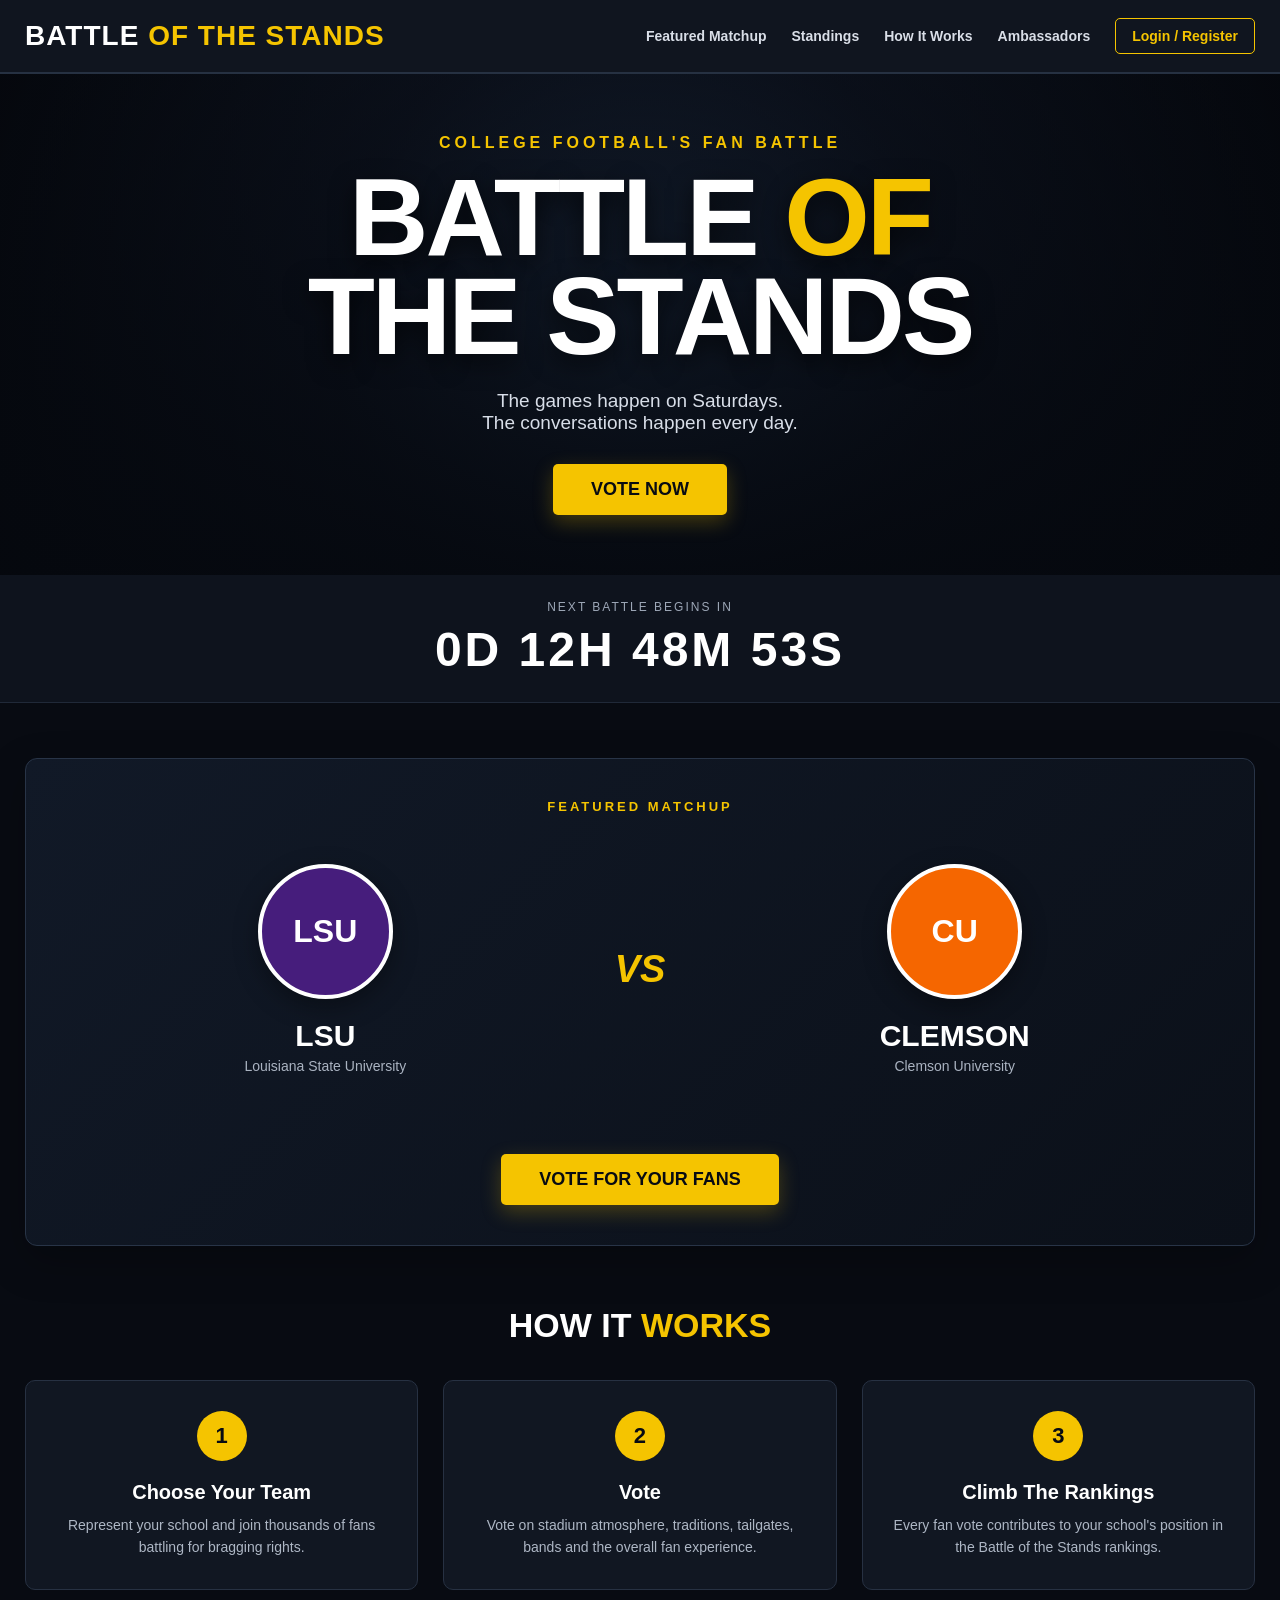
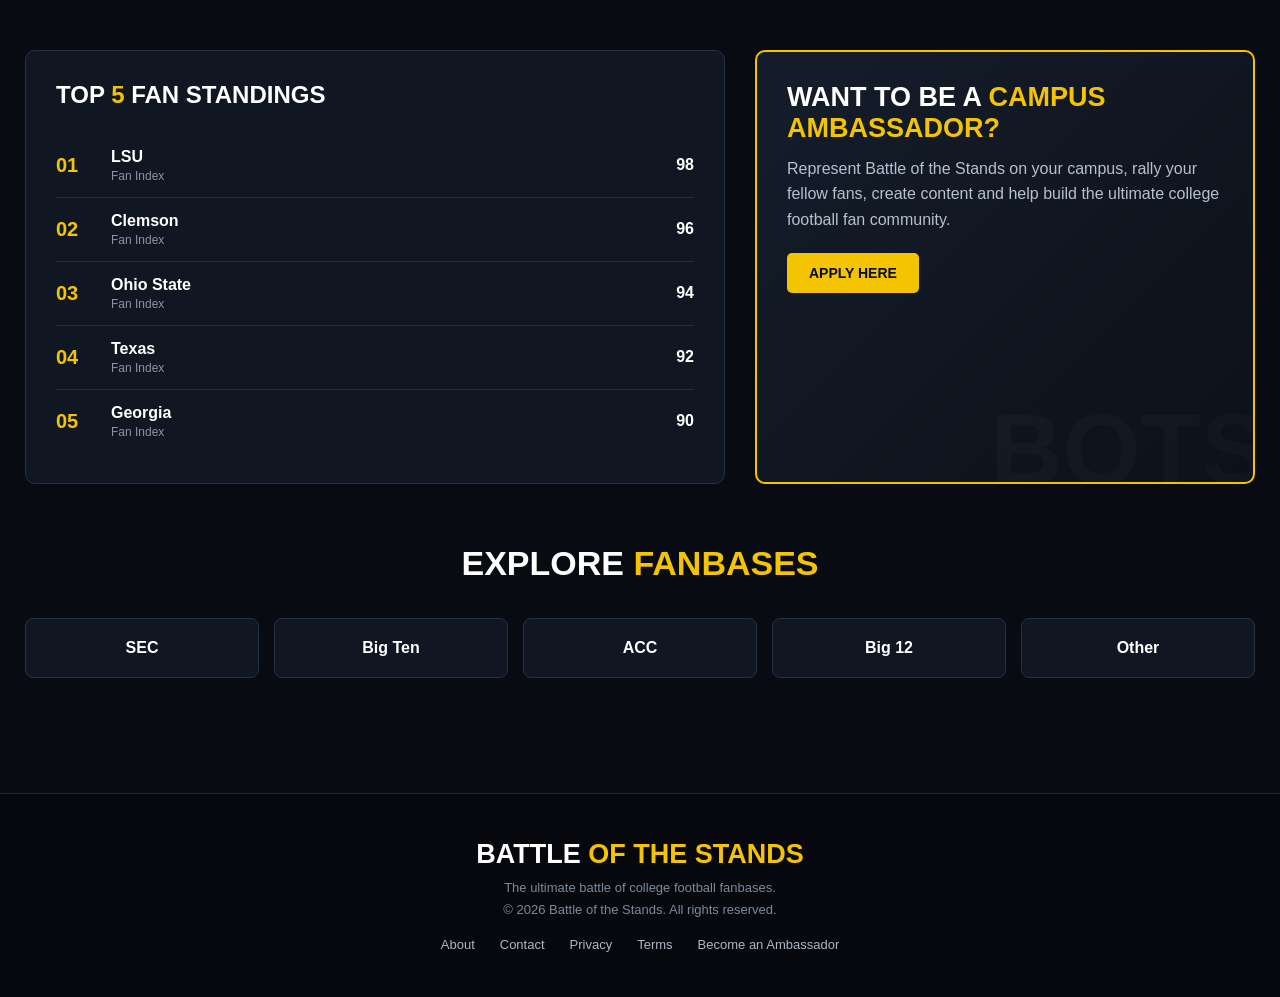
<file: BattOfTheStands/Website/home.html>
<!DOCTYPE html>
<html lang="en">
<head>
    <meta charset="UTF-8">
    <meta name="viewport" content="width=device-width, initial-scale=1.0">
    <title>Battle of the Stands</title>

    <style>
        * {
            box-sizing: border-box;
            margin: 0;
            padding: 0;
        }

        body {
            font-family: Arial, Helvetica, sans-serif;
            background: #080b12;
            color: #ffffff;
            min-height: 100vh;
        }

        a {
            color: inherit;
            text-decoration: none;
        }

        /* =========================
           HEADER
        ========================= */

        header {
            background: #10151f;
            border-bottom: 2px solid #263142;
            position: sticky;
            top: 0;
            z-index: 100;
        }

        .nav-container {
            max-width: 1400px;
            margin: auto;
            min-height: 72px;
            padding: 0 25px;
            display: flex;
            align-items: center;
            justify-content: space-between;
            gap: 25px;
        }

        .brand {
            font-size: 28px;
            font-weight: 900;
            letter-spacing: 1px;
            white-space: nowrap;
        }

        .brand span {
            color: #f5c400;
        }

        nav {
            display: flex;
            align-items: center;
            gap: 25px;
        }

        nav a {
            font-size: 14px;
            font-weight: bold;
            color: #d9dee7;
            transition: 0.2s;
        }

        nav a:hover {
            color: #f5c400;
        }

        .login-btn {
            border: 1px solid #f5c400;
            padding: 9px 16px;
            border-radius: 5px;
            color: #f5c400;
        }

        /* =========================
           HERO
        ========================= */

        .hero {
            min-height: 500px;
            position: relative;
            overflow: hidden;
            display: flex;
            align-items: center;
            justify-content: center;
            text-align: center;

            background:
                linear-gradient(
                    rgba(5, 8, 14, 0.55),
                    rgba(5, 8, 14, 0.92)
                ),
                radial-gradient(
                    circle at center,
                    #263b59 0%,
                    #111827 45%,
                    #05070c 100%
                );
        }

        .hero-content {
            width: 100%;
            max-width: 1000px;
            padding: 60px 25px;
            position: relative;
            z-index: 2;
        }

        .hero-kicker {
            color: #f5c400;
            font-size: 16px;
            font-weight: bold;
            letter-spacing: 4px;
            text-transform: uppercase;
            margin-bottom: 15px;
        }

        .hero h1 {
            font-size: clamp(55px, 9vw, 110px);
            line-height: 0.9;
            font-weight: 900;
            text-transform: uppercase;
            letter-spacing: -3px;
            text-shadow: 0 8px 25px rgba(0,0,0,0.65);
        }

        .hero h1 span {
            color: #f5c400;
        }

        .hero-subtitle {
            margin-top: 25px;
            color: #d8dee8;
            font-size: 19px;
            max-width: 700px;
            margin-left: auto;
            margin-right: auto;
        }

        .vote-btn {
            display: inline-block;
            margin-top: 30px;
            background: #f5c400;
            color: #080b12;
            font-size: 18px;
            font-weight: 900;
            padding: 15px 38px;
            border-radius: 5px;
            text-transform: uppercase;
            box-shadow: 0 7px 20px rgba(245,196,0,0.25);
            transition: 0.2s;
        }

        .vote-btn:hover {
            transform: translateY(-3px);
            box-shadow: 0 10px 25px rgba(245,196,0,0.4);
        }

        /* =========================
           COUNTDOWN
        ========================= */

        .countdown-section {
            background: #0e131d;
            border-bottom: 1px solid #202938;
            padding: 25px 20px;
            text-align: center;
        }

        .countdown-title {
            font-size: 12px;
            color: #9da7b7;
            text-transform: uppercase;
            letter-spacing: 2px;
            margin-bottom: 8px;
        }

        #countdown {
            font-size: clamp(28px, 5vw, 48px);
            font-weight: 900;
            letter-spacing: 3px;
        }

        /* =========================
           MAIN
        ========================= */

        main {
            max-width: 1400px;
            margin: auto;
            padding: 55px 25px;
        }

        .section-title {
            text-align: center;
            font-size: 34px;
            text-transform: uppercase;
            font-weight: 900;
            margin-bottom: 35px;
        }

        .section-title span {
            color: #f5c400;
        }

        /* =========================
           FEATURED MATCHUP
        ========================= */

        .featured {
            background: linear-gradient(135deg, #111927, #0b1019);
            border: 1px solid #283447;
            border-radius: 12px;
            padding: 40px;
            margin-bottom: 60px;
            box-shadow: 0 15px 40px rgba(0,0,0,0.25);
        }

        .featured-label {
            text-align: center;
            color: #f5c400;
            font-size: 13px;
            font-weight: 900;
            letter-spacing: 3px;
            text-transform: uppercase;
            margin-bottom: 30px;
        }

        .matchup {
            display: grid;
            grid-template-columns: 1fr auto 1fr;
            align-items: center;
            gap: 30px;
            text-align: center;
        }

        .team {
            padding: 20px;
        }

        .team-badge {
            width: 135px;
            height: 135px;
            margin: 0 auto 20px;
            border-radius: 50%;
            border: 4px solid #ffffff;
            display: flex;
            align-items: center;
            justify-content: center;
            font-size: 32px;
            font-weight: 900;
            background: #461d7c;
            box-shadow: 0 8px 25px rgba(0,0,0,0.35);
        }

        .team.clemson .team-badge {
            background: #f56600;
            color: #ffffff;
        }

        .team h3 {
            font-size: 30px;
            text-transform: uppercase;
        }

        .team p {
            margin-top: 5px;
            color: #aab3c1;
            font-size: 14px;
        }

        .vs {
            font-size: 38px;
            font-weight: 900;
            color: #f5c400;
            font-style: italic;
        }

        .matchup-vote {
            text-align: center;
            margin-top: 30px;
        }

        /* =========================
           HOW IT WORKS
        ========================= */

        .how-it-works {
            margin-bottom: 60px;
        }

        .steps {
            display: grid;
            grid-template-columns: repeat(3, 1fr);
            gap: 25px;
        }

        .step {
            background: #111722;
            border: 1px solid #273142;
            border-radius: 10px;
            padding: 30px;
            text-align: center;
        }

        .step-number {
            width: 50px;
            height: 50px;
            margin: 0 auto 20px;
            border-radius: 50%;
            background: #f5c400;
            color: #080b12;
            display: flex;
            align-items: center;
            justify-content: center;
            font-size: 22px;
            font-weight: 900;
        }

        .step h3 {
            font-size: 20px;
            margin-bottom: 10px;
        }

        .step p {
            color: #aeb7c5;
            line-height: 1.6;
            font-size: 14px;
        }

        /* =========================
           TWO COLUMN AREA
        ========================= */

        .content-grid {
            display: grid;
            grid-template-columns: 1.4fr 1fr;
            gap: 30px;
            margin-bottom: 60px;
        }

        .card {
            background: #111722;
            border: 1px solid #273142;
            border-radius: 10px;
            padding: 30px;
        }

        .card-title {
            font-size: 24px;
            font-weight: 900;
            text-transform: uppercase;
            margin-bottom: 25px;
        }

        .card-title span {
            color: #f5c400;
        }

        /* =========================
           STANDINGS
        ========================= */

        .standing-row {
            display: grid;
            grid-template-columns: 40px 1fr 70px;
            align-items: center;
            gap: 15px;
            padding: 14px 0;
            border-bottom: 1px solid #222c3a;
        }

        .standing-row:last-child {
            border-bottom: none;
        }

        .rank {
            color: #f5c400;
            font-size: 20px;
            font-weight: 900;
        }

        .school-name {
            font-weight: bold;
        }

        .school-record {
            color: #8994a5;
            font-size: 12px;
            margin-top: 3px;
        }

        .points {
            text-align: right;
            font-weight: 900;
        }

        /* =========================
           CAMPUS AMBASSADOR
        ========================= */

        .ambassador {
            background:
                linear-gradient(
                    135deg,
                    #151d2b,
                    #0c1119
                );
            border: 2px solid #f5c400;
            border-radius: 10px;
            padding: 30px;
            position: relative;
            overflow: hidden;
        }

        .ambassador::after {
            content: "BOTS";
            position: absolute;
            right: -15px;
            bottom: -25px;
            font-size: 100px;
            font-weight: 900;
            color: rgba(255,255,255,0.025);
            pointer-events: none;
        }

        .ambassador h2 {
            font-size: 27px;
            text-transform: uppercase;
            margin-bottom: 12px;
        }

        .ambassador h2 span {
            color: #f5c400;
        }

        .ambassador p {
            color: #b7c0ce;
            line-height: 1.6;
            margin-bottom: 20px;
        }

        .apply-btn {
            display: inline-block;
            background: #f5c400;
            color: #080b12;
            font-weight: 900;
            padding: 12px 22px;
            border-radius: 5px;
            text-transform: uppercase;
            font-size: 14px;
        }

        /* =========================
           CONFERENCES
        ========================= */

        .conference-links {
            display: grid;
            grid-template-columns: repeat(5, 1fr);
            gap: 15px;
            margin-bottom: 60px;
        }

        .conference {
            background: #111722;
            border: 1px solid #273142;
            padding: 20px 10px;
            text-align: center;
            border-radius: 8px;
            font-weight: 900;
            transition: 0.2s;
        }

        .conference:hover {
            border-color: #f5c400;
            transform: translateY(-2px);
        }

        /* =========================
           FOOTER
        ========================= */

        footer {
            background: #06080d;
            border-top: 1px solid #202938;
            padding: 45px 25px;
            text-align: center;
        }

        .footer-brand {
            font-size: 27px;
            font-weight: 900;
            margin-bottom: 10px;
        }

        .footer-brand span {
            color: #f5c400;
        }

        footer p {
            color: #7e8999;
            font-size: 13px;
            margin: 7px 0;
        }

        .footer-links {
            margin-top: 20px;
            display: flex;
            justify-content: center;
            gap: 25px;
            flex-wrap: wrap;
        }

        .footer-links a {
            color: #aeb7c4;
            font-size: 13px;
        }

        .footer-links a:hover {
            color: #f5c400;
        }

        /* =========================
           RESPONSIVE
        ========================= */

        @media (max-width: 900px) {

            nav {
                gap: 12px;
            }

            nav a:not(.login-btn) {
                display: none;
            }

            .content-grid {
                grid-template-columns: 1fr;
            }

            .conference-links {
                grid-template-columns: repeat(2, 1fr);
            }
        }

        @media (max-width: 700px) {

            .nav-container {
                min-height: 60px;
            }

            .brand {
                font-size: 22px;
            }

            .hero {
                min-height: 430px;
            }

            .matchup {
                grid-template-columns: 1fr;
                gap: 10px;
            }

            .vs {
                font-size: 28px;
            }

            .team-badge {
                width: 105px;
                height: 105px;
                font-size: 25px;
            }

            .team h3 {
                font-size: 24px;
            }

            .steps {
                grid-template-columns: 1fr;
            }

            .featured {
                padding: 25px 15px;
            }

            main {
                padding: 40px 15px;
            }
        }
    </style>
</head>

<body>

    <!-- =========================
         HEADER
    ========================== -->

    <header>
        <div class="nav-container">

            <a href="home.html" class="brand">
                BATTLE <span>OF THE STANDS</span>
            </a>

            <nav>
                <a href="#matchup">Featured Matchup</a>
                <a href="#standings">Standings</a>
                <a href="#how-it-works">How It Works</a>
                <a href="#ambassador">Ambassadors</a>
                <a href="#" class="login-btn">Login / Register</a>
            </nav>

        </div>
    </header>


    <!-- =========================
         HERO
    ========================== -->

    <section class="hero">

        <div class="hero-content">

            <div class="hero-kicker">
                College Football's Fan Battle
            </div>

            <h1>
                Battle <span>Of</span><br>
                The Stands
            </h1>

            <p class="hero-subtitle">
                The games happen on Saturdays.
                <br>
                The conversations happen every day.
            </p>

            <a href="#matchup" class="vote-btn">
                Vote Now
            </a>

        </div>

    </section>


    <!-- =========================
         COUNTDOWN
    ========================== -->

    <section class="countdown-section">

        <div class="countdown-title">
            Next Battle Begins In
        </div>

        <div id="countdown">
            Loading...
        </div>

    </section>


    <!-- =========================
         MAIN CONTENT
    ========================== -->

    <main>


        <!-- FEATURED MATCHUP -->

        <section id="matchup" class="featured">

            <div class="featured-label">
                Featured Matchup
            </div>

            <div class="matchup">

                <div class="team">

                    <div class="team-badge">
                        LSU
                    </div>

                    <h3>LSU</h3>

                    <p>Louisiana State University</p>

                </div>


                <div class="vs">
                    VS
                </div>


                <div class="team clemson">

                    <div class="team-badge">
                        CU
                    </div>

                    <h3>Clemson</h3>

                    <p>Clemson University</p>

                </div>

            </div>

            <div class="matchup-vote">

                <a href="#" class="vote-btn">
                    Vote For Your Fans
                </a>

            </div>

        </section>


        <!-- HOW IT WORKS -->

        <section id="how-it-works" class="how-it-works">

            <h2 class="section-title">
                How It <span>Works</span>
            </h2>

            <div class="steps">

                <div class="step">

                    <div class="step-number">1</div>

                    <h3>Choose Your Team</h3>

                    <p>
                        Represent your school and join thousands
                        of fans battling for bragging rights.
                    </p>

                </div>


                <div class="step">

                    <div class="step-number">2</div>

                    <h3>Vote</h3>

                    <p>
                        Vote on stadium atmosphere, traditions,
                        tailgates, bands and the overall fan experience.
                    </p>

                </div>


                <div class="step">

                    <div class="step-number">3</div>

                    <h3>Climb The Rankings</h3>

                    <p>
                        Every fan vote contributes to your school's
                        position in the Battle of the Stands rankings.
                    </p>

                </div>

            </div>

        </section>


        <!-- STANDINGS + AMBASSADOR -->

        <div class="content-grid">


            <!-- TOP 5 -->

            <section id="standings" class="card">

                <h2 class="card-title">
                    Top <span>5</span> Fan Standings
                </h2>


                <div class="standing-row">

                    <div class="rank">01</div>

                    <div>
                        <div class="school-name">LSU</div>
                        <div class="school-record">
                            Fan Index
                        </div>
                    </div>

                    <div class="points">
                        98
                    </div>

                </div>


                <div class="standing-row">

                    <div class="rank">02</div>

                    <div>
                        <div class="school-name">Clemson</div>
                        <div class="school-record">
                            Fan Index
                        </div>
                    </div>

                    <div class="points">
                        96
                    </div>

                </div>


                <div class="standing-row">

                    <div class="rank">03</div>

                    <div>
                        <div class="school-name">Ohio State</div>
                        <div class="school-record">
                            Fan Index
                        </div>
                    </div>

                    <div class="points">
                        94
                    </div>

                </div>


                <div class="standing-row">

                    <div class="rank">04</div>

                    <div>
                        <div class="school-name">Texas</div>
                        <div class="school-record">
                            Fan Index
                        </div>
                    </div>

                    <div class="points">
                        92
                    </div>

                </div>


                <div class="standing-row">

                    <div class="rank">05</div>

                    <div>
                        <div class="school-name">Georgia</div>
                        <div class="school-record">
                            Fan Index
                        </div>
                    </div>

                    <div class="points">
                        90
                    </div>

                </div>

            </section>


            <!-- CAMPUS AMBASSADOR -->

            <section id="ambassador" class="ambassador">

                <h2>
                    Want to be a
                    <span>Campus Ambassador?</span>
                </h2>

                <p>
                    Represent Battle of the Stands on your campus,
                    rally your fellow fans, create content and help
                    build the ultimate college football fan community.
                </p>

                <a href="#" class="apply-btn">
                    Apply Here
                </a>

            </section>

        </div>


        <!-- CONFERENCES -->

        <section>

            <h2 class="section-title">
                Explore <span>Fanbases</span>
            </h2>

            <div class="conference-links">

                <a href="#" class="conference">
                    SEC
                </a>

                <a href="#" class="conference">
                    Big Ten
                </a>

                <a href="#" class="conference">
                    ACC
                </a>

                <a href="#" class="conference">
                    Big 12
                </a>

                <a href="#" class="conference">
                    Other
                </a>

            </div>

        </section>


    </main>


    <!-- =========================
         FOOTER
    ========================== -->

    <footer>

        <div class="footer-brand">
            BATTLE <span>OF THE STANDS</span>
        </div>

        <p>
            The ultimate battle of college football fanbases.
        </p>

        <p>
            © 2026 Battle of the Stands. All rights reserved.
        </p>

        <div class="footer-links">

            <a href="#">About</a>
            <a href="#">Contact</a>
            <a href="#">Privacy</a>
            <a href="#">Terms</a>
            <a href="#">Become an Ambassador</a>

        </div>

    </footer>


    <!-- =========================
         COUNTDOWN SCRIPT
    ========================== -->

    <script>

        function updateCountdown() {

            const now = new Date();

            // Next Saturday at noon
            let target = new Date(now);

            let daysUntilSaturday = (6 - now.getDay() + 7) % 7;

            if (daysUntilSaturday === 0 && now.getHours() >= 12) {
                daysUntilSaturday = 7;
            }

            target.setDate(now.getDate() + daysUntilSaturday);
            target.setHours(12, 0, 0, 0);

            const difference = target - now;

            const days = Math.floor(
                difference / (1000 * 60 * 60 * 24)
            );

            const hours = Math.floor(
                (difference / (1000 * 60 * 60)) % 24
            );

            const minutes = Math.floor(
                (difference / (1000 * 60)) % 60
            );

            const seconds = Math.floor(
                (difference / 1000) % 60
            );

            document.getElementById("countdown").textContent =
                `${days}D ${hours}H ${minutes}M ${seconds}S`;
        }

        updateCountdown();

        setInterval(updateCountdown, 1000);

    </script>

</body>
</html>
</file>
